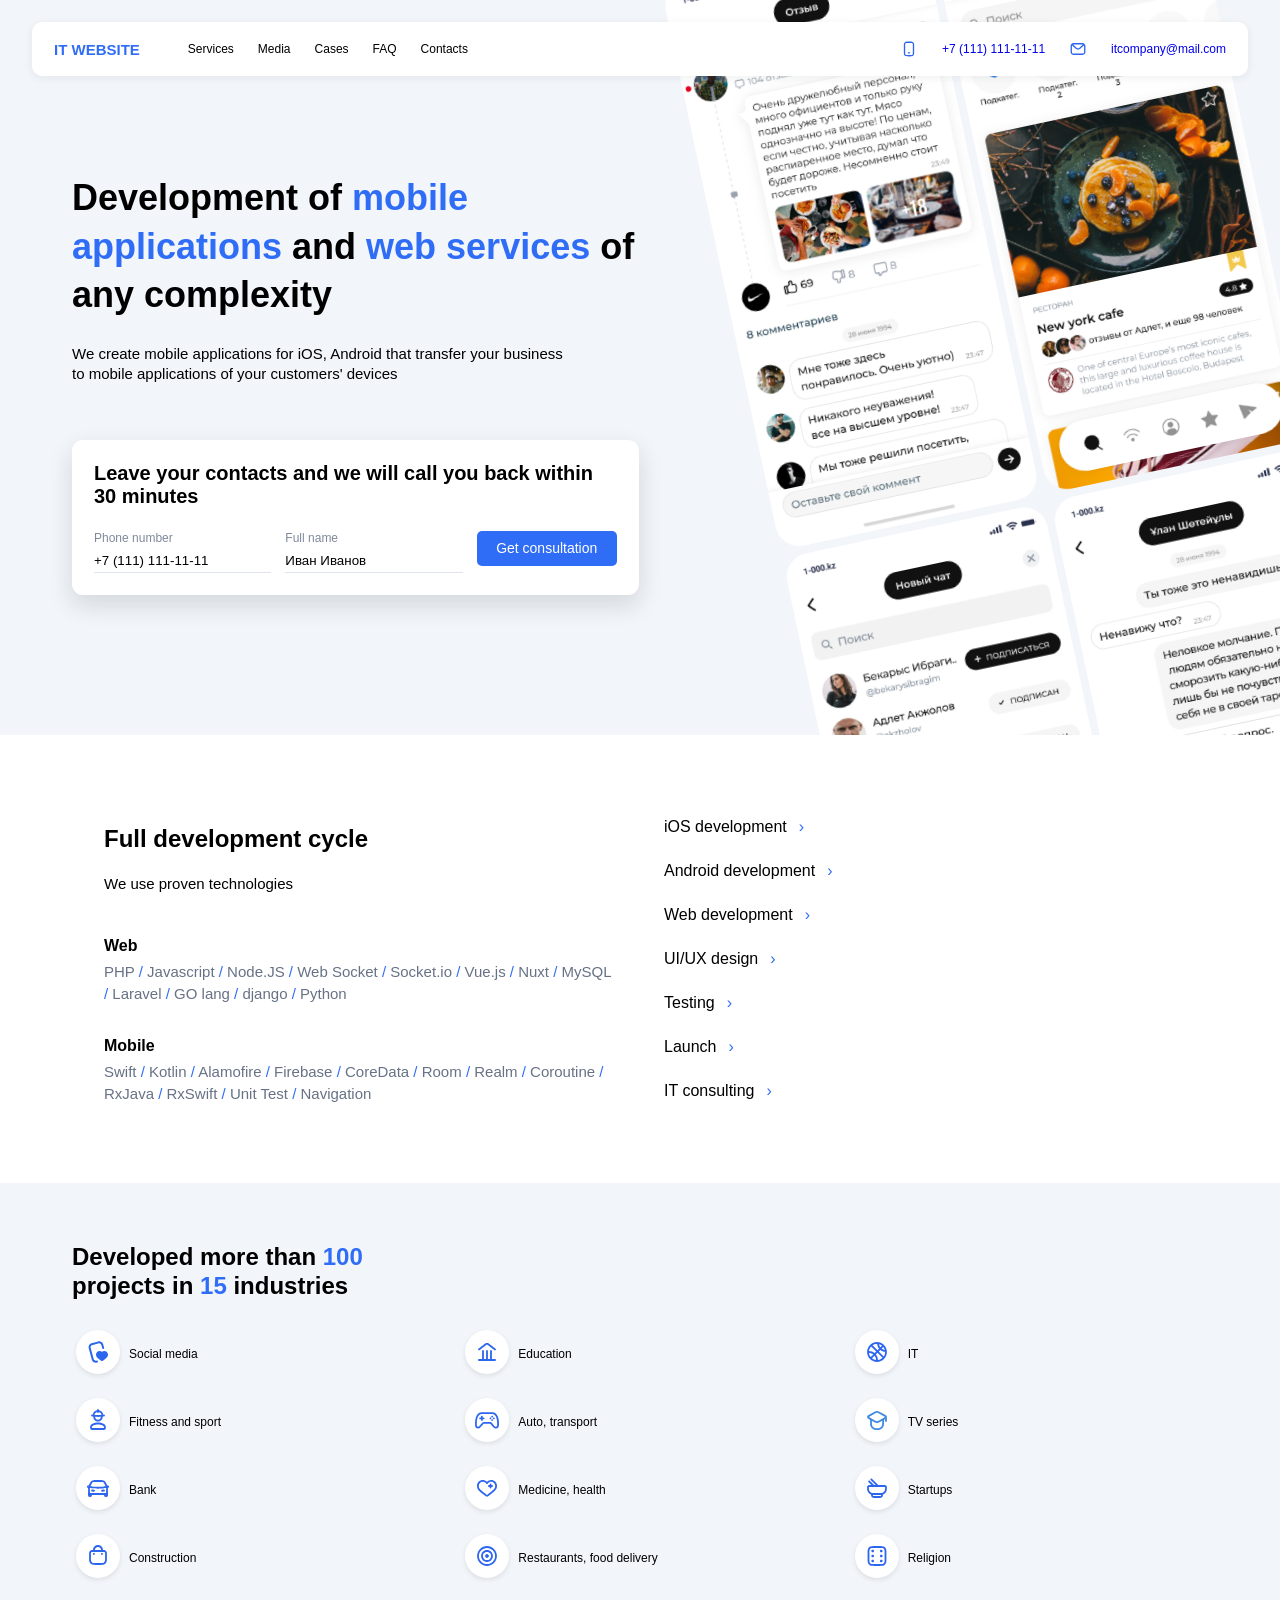
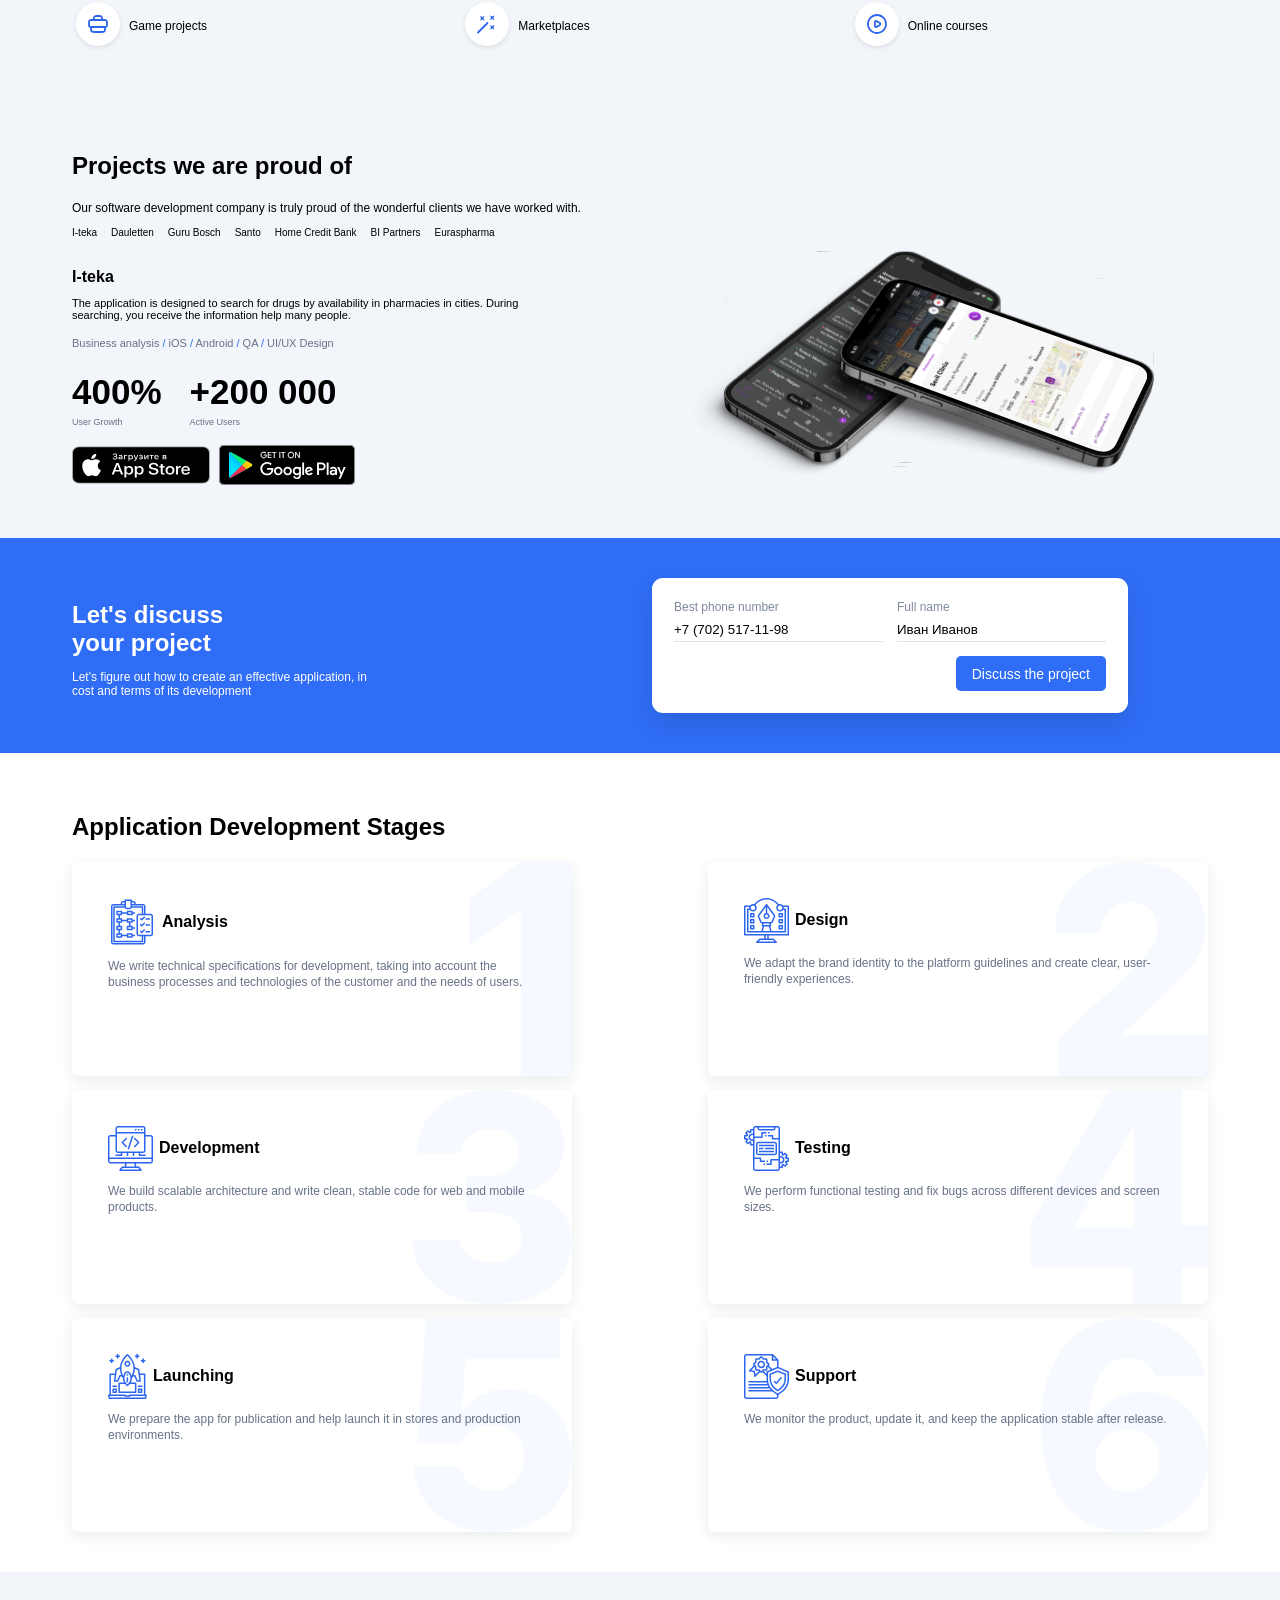
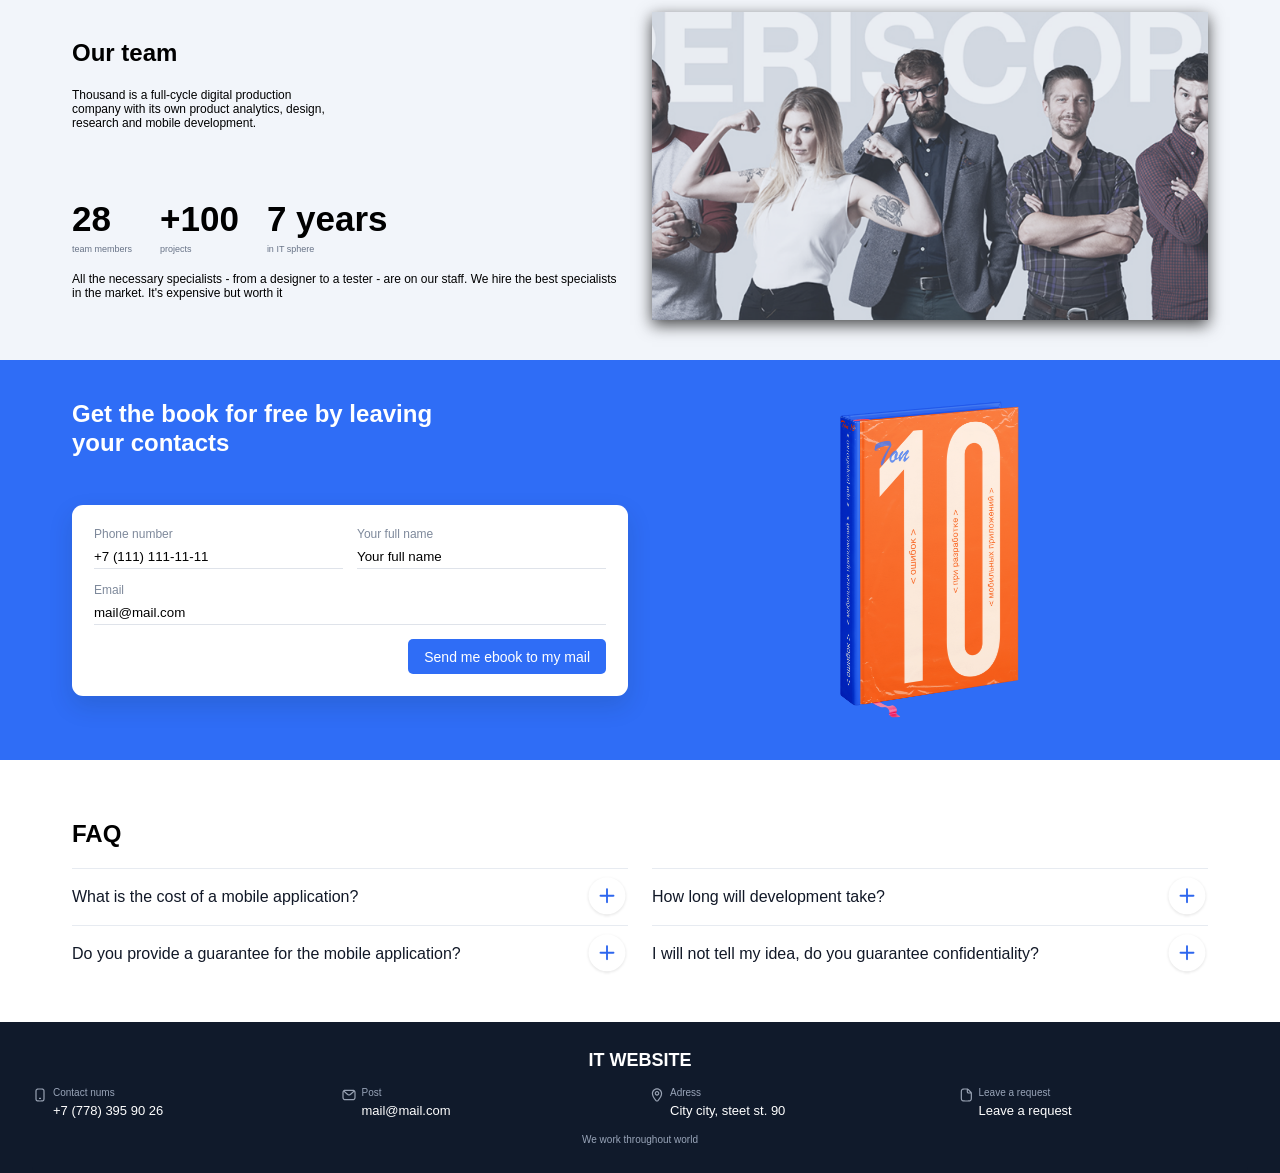
<file: index.html>
<!doctype html>
<html lang="en">

<head>
    <meta charset="UTF-8">
    <meta name="viewport" content="width=device-width, initial-scale=1.0">
    <title>IT Website</title>
    <link rel="stylesheet" href="styles.css">
</head>

<body id="top">
    <header class="header">
        <div class="container">
            <button class="menu_button" type="button" aria-label="Open menu" aria-controls="mobile-menu"
                aria-expanded="false">☰</button>
            <a class="logo" href="#top">IT WEBSITE</a>
            <nav class="navigation">
                <a href="#services">Services</a>
                <a href="#media">Media</a>
                <a href="#cases">Cases</a>
                <a href="#faq">FAQ</a>
                <a href="#contacts">Contacts</a>
            </nav>
            <div class="header_contacts">
                <img src="src/ico/phone.svg" alt="Phone">
                <a href="tel:+71111111111">+7 (111) 111-11-11</a>
                <img src="src/ico/mail.svg" alt="Email">
                <a href="mailto:itcompany@mail.com">itcompany@mail.com</a>
            </div>
        </div>
    </header>

    <div class="mobile_menu" id="mobile-menu" aria-hidden="true">
        <button class="menu_close" type="button" aria-label="Close menu">×</button>
        <a class="menu_logo" href="#top">IT WEBSITE</a>
        <nav>
            <a href="#services">Services</a>
            <a href="#media">Media</a>
            <a href="#cases">Cases</a>
            <a href="#faq">FAQ</a>
            <a href="#contacts">Contacts</a>
        </nav>
        <div class="menu_contacts">
            <a href="tel:+71111111111">+7 (111) 111-11-11</a>
            <a href="mailto:itcompany@mail.com">itcompany@mail.com</a>
        </div>
    </div>

    <main>
        <div class="first_page">
            <div class="container">
                <div class="first_page_content">
                    <h1>Development of <span>mobile applications</span> and <span>web services</span> of any complexity
                    </h1>
                    <p class="description">We create mobile applications for iOS, Android that transfer your business to
                        mobile applications of your customers' devices</p>
                </div>
                <div class="first_page_gallery">
                    <div class="gallery_column">
                        <img src="src/pic1.jpg" alt="">
                        <img src="src/pic3.jpg" alt="">
                        <img src="src/pic5.jpg" alt="">
                        <img src="src/pic1.jpg" alt="">
                        <img src="src/pic3.jpg" alt="">
                        <img src="src/pic5.jpg" alt="">
                    </div>
                    <div class="gallery_column">
                        <img src="src/pic2.jpg" alt="">
                        <img src="src/pic4.jpg" alt="">
                        <img src="src/pic6.jpg" alt="">
                        <img src="src/pic2.jpg" alt="">
                        <img src="src/pic4.jpg" alt="">
                        <img src="src/pic6.jpg" alt="">
                    </div>
                </div>
                <form class="consultation">
                    <strong>Leave your contacts and we will call you back within 30 minutes</strong>
                    <div class="form_fields">
                        <label>Phone number<input type="tel" value="+7 (111) 111-11-11"></label>
                        <label>Full name<input type="text" value="Иван Иванов"></label>
                        <button type="submit">Get consultation</button>
                    </div>
                </form>
            </div>
        </div>

        <div class="second_page">
            <div class="container">
                <div class="name_block">
                    <h2>Full development cycle</h2>
                    <p class="description">We use proven technologies</p>
                </div>
                <div class="languages_block">
                    <div>
                        <h3>Web</h3>
                        <p class="enums">PHP <span>/</span> Javascript <span>/</span> Node.JS <span>/</span> Web Socket
                            <span>/</span> Socket.io <span>/</span> Vue.js <span>/</span> Nuxt <span>/</span> MySQL
                            <span>/</span> Laravel <span>/</span> GO lang <span>/</span> django <span>/</span> Python
                        </p>
                    </div>
                    <div>
                        <h3>Mobile</h3>
                        <p class="enums">Swift <span>/</span> Kotlin <span>/</span> Alamofire <span>/</span> Firebase
                            <span>/</span> CoreData <span>/</span> Room <span>/</span> Realm <span>/</span> Coroutine
                            <span>/</span> RxJava <span>/</span> RxSwift <span>/</span> Unit Test <span>/</span>
                            Navigation
                        </p>
                    </div>
                </div>
                <nav class="nav_block">
                    <a href="#services">iOS development <span>›</span></a>
                    <a href="#services">Android development <span>›</span></a>
                    <a href="#services">Web development <span>›</span></a>
                    <a href="#services">UI/UX design <span>›</span></a>
                    <a href="#services">Testing <span>›</span></a>
                    <a href="#services">Launch <span>›</span></a>
                    <a href="#contacts">IT consulting <span>›</span></a>
                </nav>
            </div>
        </div>

        <div class="third_page" id="services">
            <div class="container">
                <h2>Developed more than <span>100</span><br>projects in <span>15</span> industries</h2>
                <div class="industry_list">
                    <span><img src="src/ico/frames/frame1.svg" alt="">Social media</span>
                    <span><img src="src/ico/frames/frame2.svg" alt="">Education</span>
                    <span><img src="src/ico/frames/frame3.svg" alt="">IT</span>
                    <span><img src="src/ico/frames/frame4.svg" alt="">Fitness and sport</span>
                    <span><img src="src/ico/frames/frame5.svg" alt="">Auto, transport</span>
                    <span><img src="src/ico/frames/frame6.svg" alt="">TV series</span>
                    <span><img src="src/ico/frames/frame7.svg" alt="">Bank</span>
                    <span><img src="src/ico/frames/frame8.svg" alt="">Medicine, health</span>
                    <span><img src="src/ico/frames/frame9.svg" alt="">Startups</span>
                    <span><img src="src/ico/frames/frame10.svg" alt="">Construction</span>
                    <span><img src="src/ico/frames/frame11.svg" alt="">Restaurants, food delivery</span>
                    <span><img src="src/ico/frames/frame12.svg" alt="">Religion</span>
                    <span><img src="src/ico/frames/frame13.svg" alt="">Game projects</span>
                    <span><img src="src/ico/frames/frame14.svg" alt="">Marketplaces</span>
                    <span><img src="src/ico/frames/frame15.svg" alt="">Online courses</span>
                </div>
            </div>
        </div>

        <div class="fourth_page" id="media">
            <div class="container">
                <h2 id="cases">Projects we are proud of</h2>
                <p class="section_text">Our software development company is truly proud of the wonderful clients we have
                    worked with.</p>
                <div class="case_tabs">
                    <a href="#cases">I-teka</a>
                    <a href="#cases">Dauletten</a>
                    <a href="#cases">Guru Bosch</a>
                    <a href="#cases">Santo</a>
                    <a href="#cases">Home Credit Bank</a>
                    <a href="#cases">BI Partners</a>
                    <a href="#cases">Euraspharma</a>
                </div>
                <div class="case_block">
                    <div>
                        <h3>I-teka</h3>
                        <p>The application is designed to search for drugs by availability in pharmacies in cities.
                            During searching, you receive the information help many people.</p>
                        <p class="enums">Business analysis <span>/</span> iOS <span>/</span> Android <span>/</span> QA
                            <span>/</span> UI/UX Design
                        </p>
                        <div class="stats"><strong>400%<small>User Growth</small></strong><strong>+200
                                000<small>Active Users</small></strong></div>
                        <div class="download_buttons"><img src="src/ico/app-store.svg" alt="App Store"><img
                                src="src/ico/google-play.svg" alt="Google Play"></div>
                    </div>
                    <img src="src/pic7.svg" alt="I-teka app mockup">
                </div>
            </div>
        </div>

        <div class="fifth_page" id="contacts">
            <div class="container split_block">
                <div>
                    <h2>Let's discuss<br>your project</h2>
                    <p>Let's figure out how to create an effective application, in cost and terms of its development</p>
                </div>
                <form class="request_form"><label>Best phone number<input type="tel"
                            value="+7 (702) 517-11-98"></label><label>Full name<input type="text"
                            value="Иван Иванов"></label><button type="submit">Discuss the project</button></form>
            </div>
        </div>

        <div class="sixth_page">
            <div class="container">
                <h2>Application Development Stages</h2>
                <div class="stages_list">
                    <article><img class="stage_number" src="src/ico/nums/1.svg" alt="">
                        <div class="stage_content">
                            <div class="stage_heading">
                                <img class="stage_icon" src="src/ico/planning.svg" alt="">
                                <h3>Analysis</h3>
                            </div>
                            <p>We write technical specifications for development, taking into account the business
                                processes and technologies of the customer and the needs of users.</p>
                        </div>
                    </article>
                    <article><img class="stage_number" src="src/ico/nums/2.svg" alt="">
                        <div class="stage_content">
                            <div class="stage_heading">
                                <img class="stage_icon" src="src/ico/design.svg" alt="">
                                <h3>Design</h3>
                            </div>
                            <p>We adapt the brand identity to the platform guidelines and create clear, user-friendly
                                experiences.</p>
                        </div>
                    </article>
                    <article><img class="stage_number" src="src/ico/nums/3.svg" alt="">
                        <div class="stage_content">
                            <div class="stage_heading">
                                <img class="stage_icon" src="src/ico/development.svg" alt="">
                                <h3>Development</h3>
                            </div>
                            <p>We build scalable architecture and write clean, stable code for web and mobile products.
                            </p>
                        </div>
                    </article>
                    <article><img class="stage_number" src="src/ico/nums/4.svg" alt="">
                        <div class="stage_content">
                            <div class="stage_heading">
                                <img class="stage_icon" src="src/ico/testing.svg" alt="">
                                <h3>Testing</h3>
                            </div>
                            <p>We perform functional testing and fix bugs across different devices and screen sizes.</p>
                        </div>
                    </article>
                    <article><img class="stage_number" src="src/ico/nums/5.svg" alt="">
                        <div class="stage_content">
                            <div class="stage_heading">
                                <img class="stage_icon" src="src/ico/launch.svg" alt="">
                                <h3>Launching</h3>
                            </div>
                            <p>We prepare the app for publication and help launch it in stores and production
                                environments.</p>
                        </div>
                    </article>
                    <article><img class="stage_number" src="src/ico/nums/6.svg" alt="">
                        <div class="stage_content">
                            <div class="stage_heading">
                                <img class="stage_icon" src="src/ico/support.svg" alt="">
                                <h3>Support</h3>
                            </div>
                            <p>We monitor the product, update it, and keep the application stable after release.</p>
                        </div>
                    </article>
                </div>
            </div>
        </div>

        <div class="seventh_page">
            <div class="container split_block">
                <div>
                    <h2>Our team</h2>
                    <p>Thousand is a full-cycle digital production company with its own product analytics, design,
                        research and mobile development.</p>
                </div>
                <div class="team_image"><img src="src/team-photo.png" alt="Our team"></div>
                <div>
                    <div class="stats"><strong>28<small>team
                                members</small></strong><strong>+100<small>projects</small></strong><strong>7
                            years<small>in IT sphere</small></strong></div>
                    <p>All the necessary specialists - from a designer to a tester - are on our staff. We hire the best
                        specialists in the market. It's expensive but worth it</p>
                </div>
            </div>
        </div>

        <div class="eighth_page">
            <div class="container split_block">
                <h2>Get the book for free by leaving<br>your contacts</h2>
                <form class="book_form"><label>Phone number<input type="tel"
                            value="+7 (111) 111-11-11"></label><label>Your full name<input type="text"
                            value="Your full name"></label><label>Email<input type="email"
                            value="mail@mail.com"></label><button type="submit">Send me ebook to my mail</button></form>
                <img src="src/book-cover.svg" alt="Book cover">
            </div>
        </div>

        <div class="ninth_page" id="faq">
            <div class="container">
                <h2>FAQ</h2>
                <div class="faq_list">
                    <div class="faq_item">
                        <button class="faq_question" type="button" aria-expanded="false">
                            <span>How long will development take?</span>
                            <img src="src/ico/+blue.svg" alt="">
                        </button>
                        <div class="faq_answer">
                            <p>Development terms directly depend on the requirements for the mobile application, the
                                characteristics of the company, as well as the wishes of the customer.</p>
                            <p>Average development time from start to finished application:<br>Medium projects up to
                                3 months.<br>Large projects about 4–6 months.</p>
                            <p>To get a more accurate estimate of the project completion time, it is necessary to
                                determine the main task of the application, think over its logic and functionality.</p>
                        </div>
                    </div>
                    <div class="faq_item">
                        <button class="faq_question" type="button" aria-expanded="false">
                            <span>I will not tell my idea, do you guarantee confidentiality?</span>
                            <img src="src/ico/+blue.svg" alt="">
                        </button>
                        <div class="faq_answer">
                            <p>Yes. We respect the confidentiality of every project and can sign a non-disclosure
                                agreement before discussing your idea.</p>
                        </div>
                    </div>
                    <div class="faq_item">
                        <button class="faq_question" type="button" aria-expanded="false">
                            <span>What is the cost of a mobile application?</span>
                            <img src="src/ico/+blue.svg" alt="">
                        </button>
                        <div class="faq_answer">
                            <p>The cost depends on the scope, features and platform. We prepare an estimate after
                                discussing your requirements.</p>
                        </div>
                    </div>
                    <div class="faq_item">
                        <button class="faq_question" type="button" aria-expanded="false">
                            <span>Do you provide a guarantee for the mobile application?</span>
                            <img src="src/ico/+blue.svg" alt="">
                        </button>
                        <div class="faq_answer">
                            <p>Yes, we provide support after launch and agree the warranty period for each project
                                individually.</p>
                        </div>
                    </div>
                </div>
            </div>
        </div>
    </main>

    <footer>
        <div class="container footer_card">
            <a class="footer_logo" href="#top">IT WEBSITE</a>
            <div class="footer_contacts">
                <div class="footer_item">
                    <img src="src/ico/phone_footer.svg" alt="">
                    <div><span>Contact nums</span><strong>+7 (778) 395 90 26</strong></div>
                </div>
                <div class="footer_item">
                    <img src="src/ico/mail_footer.svg" alt="">
                    <div><span>Post</span><strong>mail@mail.com</strong></div>
                </div>
                <div class="footer_item">
                    <img src="src/ico/place_footer.svg" alt="">
                    <div><span>Adress</span><strong>City city, steet st. 90</strong></div>
                </div>
                <div class="footer_item">
                    <img src="src/ico/document_footer.svg" alt="">
                    <div><span>Leave a request</span><strong>Leave a request</strong></div>
                </div>
            </div>
            <p class="footer_world">We work throughout world</p>
        </div>
    </footer>

    <script src="script.js"></script>
</body>

</html>
</file>
<file: styles.css>
:root {
    --blue: #2f6df6;
    --ink: #111827;
    --muted: #677286;
    --light: #f2f5fa;
}

* {
    box-sizing: border-box;
}

html {
    overflow-x: hidden;
}

body {
    margin: 0;
    overflow-x: hidden;
    background: var(--light);
    font: 12px Arial, sans-serif;
}

a {
    text-decoration: none;
}

button {
    cursor: pointer;
}

.container {
    width: min(100% - 32px, 2048px);
    margin: 0 auto;
}

h1 {
    font-size: 30px;
    line-height: 1.35;
}

h2 {
    font-size: 24px;
    line-height: 1.2;
}

h3 {
    font-size: 16px;
}

h1 span,
h2 span,
.enums span,
.nav_block span {
    color: var(--blue);
}

.header {
    position: fixed;
    inset: 8px 0 auto;
    z-index: 10;
}

.header>.container {
    display: flex;
    align-items: center;
    min-height: 48px;
    padding: 0 14px;
    border-radius: 10px;
    background: white;
    box-shadow: 0 2px 8px #172a2c12;
}

.navigation a {
    color: black;
}

.logo {
    margin: auto;
    color: var(--blue);
    font-size: 13px;
    font-weight: 800;
}

.menu_button,
.menu_close {
    border: 0;
    color: var(--blue);
    background: none;
}

.menu_button {
    padding: 0;
    font-size: 20px;
    line-height: 1;
}

.navigation,
.header_contacts {
    display: none;
}

.mobile_menu {
    position: fixed;
    inset: 0 0 auto;
    z-index: 20;
    display: none;
    max-height: 100vh;
    padding: 48px 24px;
    overflow-y: auto;
    text-align: center;
    background: #fff;
    border-radius: 0 0 12px 12px;
}

.mobile_menu.open {
    display: block;
}

.menu_close {
    position: absolute;
    top: 16px;
    left: 24px;
    font-size: 28px;
}

.menu_logo {
    display: block;
    margin: 22px 0 42px;
    color: var(--blue);
    font-size: 28px;
    font-weight: 800;
}

.mobile_menu nav {
    display: grid;
    gap: 24px;
    font-size: 20px;
}

.menu_contacts {
    display: grid;
    gap: 12px;
    margin-top: 48px;
    color: var(--blue);
    font-size: 12px;
}

.first_page {
    position: relative;
    min-height: 0;
    overflow-x: clip;
}

.first_page_content {
    position: relative;
    z-index: 1;
    flex: 0 0 auto;
}

.first_page>.container {
    position: relative;
    min-height: 0;
    padding-top: 88px;
}

.first_page h1 {
    max-width: 600px;
    margin-bottom: 24px;
}

.description {
    max-width: 500px;
    margin-bottom: 32px;
    font-size: 15px;
    line-height: 20px;
}

.consultation,
.request_form,
.book_form {
    padding: 22px;
    border-radius: 11px;
    background: #fff;
    box-shadow: 0 10px 24px #172a2c24;
}

.consultation {
    position: relative;
    z-index: 1;
    width: 100%;
    max-width: 575px;
}

.consultation strong {
    display: block;
    margin-bottom: 23px;
    font-size: 20px;
}

.form_fields {
    display: flex;
    flex-direction: column;
    gap: 14px;
}

label {
    display: grid;
    gap: 4px;
    color: #7e899b;
}

input {
    width: 100%;
    padding: 4px 0;
    border: 0;
    border-bottom: 1px solid #dfe3ea;
    outline: 0;
    background: transparent;
}

button[type="submit"] {
    min-height: 35px;
    padding: 0 16px;
    border: 0;
    border-radius: 5px;
    color: white;
    background: var(--blue);
    font-size: 14px;
}

.consultation .form_fields button {
    align-self: flex-start;
}

.first_page_gallery {
    position: relative;
    z-index: 0;
    display: grid;
    grid-template-columns: repeat(2, 1fr);
    width: calc(100% + 24px);
    height: 1000px;
    margin: 0 0 -800px 90px;
    gap: 8px;
    overflow: hidden;
    transform: rotate(-12deg);
}

.first_page_gallery img {
    width: 100%;
    height: auto;
    border-radius: 24px;
}

.gallery_column {
    display: grid;
    min-width: 0;
    gap: 8px;
    will-change: transform;
    animation: gallery-scroll-up 25s linear infinite;
}

.gallery_column:nth-child(2) {
    animation-name: gallery-scroll-down;
    animation-duration: 25s;
}

@keyframes gallery-scroll-up {
    from {
        transform: translateY(0);
    }

    to {
        transform: translateY(-50%);
    }
}

@keyframes gallery-scroll-down {
    from {
        transform: translateY(-50%);
    }

    to {
        transform: translateY(0);
    }
}

.second_page {
    position: relative;
    z-index: 1;
    background: #fff;
}

.second_page>.container {
    display: grid;
    gap: 28px;
    padding-top: 30px;
    padding-bottom: 30px;
}

.name_block .description {
    margin: 0;
}

.name_block {
    grid-column: 1;
    grid-row: 1;
}

.languages_block {
    display: grid;
    gap: 24px;
}

.languages_block h3 {
    margin: 0 0 6px;
}

.enums {
    margin: 0;
    color: var(--muted);
    font-size: 15px;
    line-height: 22px;
}

.nav_block {
    display: grid;
}

.nav_block a {
    color: black;
    display: flex;
    align-items: center;
    min-height: 44px;
    font-size: 16px;
}

.nav_block a span {
    margin-left: 12px;
}

.nav_block a:hover,
.case_tabs a:hover {
    font-weight: 600;
    text-decoration: underline;
    text-decoration-color: var(--blue);
    text-underline-offset: 5px;
}

.first_page,
.second_page,
.third_page,
.fourth_page,
.fifth_page,
.sixth_page,
.seventh_page,
.eighth_page,
.ninth_page {
    padding-top: 10px;
    padding-bottom: 10px;
}

.industry_list {
    display: grid;
    grid-template-columns: 1fr 1fr;
    gap: 12px;
    margin-top: 28px;
}

.industry_list span {
    display: flex;
    align-items: center;
    gap: 5px;
}

.case_tabs {
    display: flex;
    gap: 14px;
    white-space: nowrap;
    flex-wrap: wrap;
    font-size: 10px;
}

.case_tabs a {
    color: black;
}

.case_block {
    display: grid;
    gap: 24px;
    align-items: center;
}

.case_block h3 {
    margin-bottom: 10px;
    font-size: 25px;
}

.case_block>img {
    order: -1;
    width: 100%;
    max-height: 260px;
    object-fit: contain;
}

.case_block p {
    max-width: 470px;
    font-size: 11px;
}

.stats {
    display: flex;
    gap: 28px;
    margin: 18px 0;
}

.stats strong {
    font-size: 35px;
}

.stats small {
    display: block;
    margin-top: 5px;
    color: var(--muted);
    font-size: 9px;
    font-weight: 400;
}

.download_buttons {
    display: flex;
    gap: 8px;
}

.download_buttons img {
    width: 138px;
    height: 40px;
}

.fifth_page,
.eighth_page {
    color: #fff;
    background: var(--blue);
}

.split_block {
    display: grid;
    gap: 24px;
    align-items: center;
}

.fifth_page h2,
.eighth_page h2 {
    margin-bottom: 10px;
}

.fifth_page p {
    max-width: 320px;
}

.request_form,
.book_form {
    display: grid;
    gap: 14px;
    color: #7e899b;
}

.sixth_page {
    background: white;
}

.stages_list {
    display: grid;
    gap: 14px;
}

.stages_list article {
    position: relative;
    min-height: 214px;
    padding: 16px;
    border-radius: 7px;
    background: white;
    box-shadow: 0 4px 14px #172a2c18;
    overflow: hidden;
}

.stages_list .stage_number {
    position: absolute;
    right: 0;
    bottom: 0;
    z-index: 0;
    width: auto;
    height: 214px;
}

.stage_content {
    margin: 20px;
}

.stages_list article>div {
    position: relative;
    z-index: 1;
    min-width: 0;
}

.stages_list .stage_heading {
    display: flex;
    align-items: center;
    gap: 6px;
    margin-bottom: 12px;
}

.stages_list h3 {
    margin: 0;
}

.stages_list p {
    margin: 0;
    color: var(--muted);
    font-size: 12px;
    line-height: 1.4;
}

.team_image {
    position: relative;
}

.team_image img {
    display: block;
    width: 100%;
    box-shadow: 0px 5px 15px rgba(0, 0, 0, 0.713);
}

.team_image span {
    position: absolute;
    top: 50%;
    left: 50%;
    padding: 12px;
    border-radius: 50%;
    color: white;
    background: var(--blue);
    transform: translate(-50%, -50%);
}

.eighth_page img {
    width: 130px;
    height: 190px;
    margin: auto;
    object-fit: contain;
    order: 1;
}

.eighth_page h2 {
    order: 0;
}

.eighth_page .book_form {
    order: 2;
}

.ninth_page {
    background: #fff;
}

.faq_list {
    display: grid;
    gap: 18px;
    width: 100%;
}

.faq_item {
    min-width: 0;
    border-top: 1px solid #e7ebf1;
}

.faq_question {
    display: flex;
    align-items: center;
    justify-content: space-between;
    gap: 10px;
    width: 100%;
    min-height: 56px;
    padding: 0;
    border: 0;
    color: var(--ink);
    background: transparent;
    font: inherit;
    font-size: 16px;
    text-align: left;
}

.faq_question img {
    flex: 0 0 auto;
    width: 42px;
    height: 42px;
    object-fit: contain;
}

.faq_answer {
    display: none;
    padding: 0 42px 14px 0;
}

.faq_item.is-open .faq_answer {
    display: block;
}

.faq_answer p {
    margin: 0 0 8px;
    color: var(--muted);
    font-size: 14px;
    line-height: 1.4;
}

.faq_answer p:last-child {
    margin-bottom: 0;
}

footer {
    background: #101a2b;
}

.footer_card {
    display: flex;
    flex-direction: column;
    padding-top: 28px;
    padding-bottom: 28px;
    color: #fff;
}

.footer_logo {
    display: flex;
    justify-content: center;
    margin-bottom: 24px;
    color: #fff;
    font-size: 22px;
    font-weight: 700;
    text-align: center;
}

.footer_contacts {
    display: flex;
    flex-wrap: wrap;
    gap: 18px 12px;
}

.footer_item {
    display: flex;
    flex: 1 1 calc(50% - 6px);
    min-width: 0;
    gap: 5px;
}

.footer_item>img {
    flex: 0 0 16px;
    width: 16px;
    height: 16px;
}


.footer_item>div {
    display: flex;
    flex-direction: column;
    gap: 5px;
    min-width: 0;
    white-space: nowrap;
}

.footer_item span {
    color: #99a5b9;
    font-size: 10px;
}

.footer_item strong {
    font-size: 13px;
    font-weight: 500;

}

.footer_world {
    display: flex;
    justify-content: center;
    margin: 24px 0 0;
    color: #99a5b9;
    text-align: center;
    font-size: 10px;
}

@media (min-width: 768px) {
    .footer_card {
        border-radius: 6px;
        background: #101a2b;
    }

    .footer_logo {
        margin-bottom: 16px;
        font-size: 18px;
    }

    .footer_contacts {
        flex-wrap: nowrap;
        gap: 18px;
    }

    .footer_item {
        flex: 1 1 0;
    }

    .footer_item>img {
        flex-basis: 16px;
    }

    .footer_world {
        margin-top: 16px;
    }

    .first_page {
        z-index: 0;
    }

    .third_page {
        position: relative;
        z-index: 1;
        background: var(--light);
    }

    .container {
        width: min(100% - 64px, 2048px);
    }

    .header {
        inset: 22px 0 auto;
    }

    .header>.container {
        min-height: 54px;
        padding: 0 22px;
        gap: 28px;
    }

    .logo {
        margin: 0;
        font-size: 15px;
    }

    .navigation {
        display: none;
    }

    .header>.container {
        position: relative;
    }

    .logo {
        position: absolute;
        left: 50%;
        margin: 0;
        transform: translateX(-50%);
    }

    .header_contacts {
        display: flex;
        align-items: center;
        gap: 6px;
        margin-left: auto;
        color: var(--blue);
    }

    .header_contacts> :nth-child(-n+2) {
        display: none;
    }

    .header_contacts img {
        width: 18px;
        height: 18px;
    }

    .first_page>.container {
        display: flex;
        flex-direction: column;
        align-items: flex-start;
        gap: 24px;
        min-height: 0;
        padding-top: 110px;
        padding-bottom: 24px;
    }

    .first_page_content {
        width: min(600px, calc(52% - 24px));
    }

    .first_page_gallery {
        position: absolute;
        top: -120px;
        right: -10%;
        width: min(420px, 48%);
        margin: 0;
        transform: rotate(-12deg);
    }

    .consultation {
        width: min(575px, calc(52% - 24px));
        max-width: none;
    }

    .second_page>.container {

        grid-template-columns: 1fr 1fr;
        column-gap: 48px;
    }

    .languages_block {
        grid-column: 1;
        grid-row: 2;
    }

    .nav_block {
        grid-column: 2;
        grid-row: 1 / span 2;
    }

    .case_block {
        grid-template-columns: 1fr 1fr;
    }

    .case_block h3 {
        font-size: 16px;
    }

    .case_block>img {
        order: 0;
    }

    .split_block {
        grid-template-columns: 1fr;
    }

    .eighth_page .split_block {
        grid-template-columns: 1fr 1fr;
        align-items: start;
    }

    .eighth_page h2 {
        grid-column: 1 / -1;
        grid-row: 1;
    }

    .eighth_page .book_form {
        grid-column: 1;
        grid-row: 2;
        align-self: start;
    }

    .eighth_page img {
        order: 0;
        grid-column: 2;
        grid-row: 2;
        align-self: center;
        justify-self: center;
        width: min(220px, 70%);
        height: 320px;
    }

    .eighth_page .book_form {
        order: 0;
    }

    .seventh_page .split_block>div:first-child>p {
        margin-right: 300px;
    }

    .request_form {
        grid-template-columns: 1fr 1fr;
        margin-right: 80px;
    }

    .request_form button {
        grid-column: 2;
        justify-self: end;
    }

    .case_block>img {
        grid-column: 2;
        grid-row: 1;
    }

}

@media (min-width: 1024px) {
    .header>.container {
        position: static;
    }

    .logo {
        position: static;
        transform: none;
    }

    .menu_button {
        display: none;
    }

    .navigation,
    .header_contacts {
        display: flex;
        align-items: center;
        gap: 24px;
    }

    .navigation {
        margin-left: 20px;
    }

    .header_contacts {
        margin-left: auto;
        color: var(--blue);
    }

    .header_contacts> :nth-child(-n+2) {
        display: inline;
    }

    .first_page>.container {
        padding-bottom: 100px;
    }

    .split_block {
        grid-template-columns: 1fr 1fr;
    }

    .seventh_page .split_block>div:not(.team_image) {
        grid-column: 1;
    }

    .seventh_page .team_image {
        grid-column: 2;
        grid-row: 1 / span 2;
    }

    .form_fields {
        flex-direction: row;
    }

    .form_fields label {
        flex: 1 1 0;
        min-width: 0;
    }

    .form_fields button {
        width: 140px;
    }

    .first_page_gallery {
        top: -120px;
        right: -8%;
        width: min(540px, 48%);
    }

    .second_page>.container {
        width: min(100% - 128px, 2048px);
    }

    h1 {
        font-size: 36px;
    }

    .first_page,
    .second_page,
    .third_page,
    .fourth_page,
    .fifth_page,
    .sixth_page,
    .seventh_page,
    .eighth_page,
    .ninth_page {
        padding: 40px;
    }

    .industry_list {
        grid-template-columns: repeat(3, 1fr);
        gap: 16px 32px;
    }

    .stages_list {
        grid-template-columns: repeat(2, minmax(0, 500px));
        justify-content: space-between;
    }


    .eighth_page img {
        grid-row: 1 / span 2;
    }

    .eighth_page h2 {
        grid-column: 1;
        grid-row: 1;
        margin: 0;
    }

    .eighth_page .book_form {
        grid-column: 1;
        grid-row: 2;
        grid-template-columns: 1fr 1fr;
        align-self: start;
    }

    .eighth_page .book_form label:nth-child(3) {
        grid-column: 1 / -1;
    }

    .eighth_page .book_form button {
        grid-column: 2;
        justify-self: end
    }

    .faq_list {
        grid-template-columns: repeat(2, minmax(0, 1fr));
        gap: 0 24px;
    }

    .faq_item:nth-child(1) {
        grid-column: 2;
        grid-row: 1;
    }

    .faq_item:nth-child(2) {
        grid-column: 2;
        grid-row: 2;
    }

    .faq_item:nth-child(3) {
        grid-column: 1;
        grid-row: 1;
    }

    .faq_item:nth-child(4) {
        grid-column: 1;
        grid-row: 2;
    }
}
</file>
